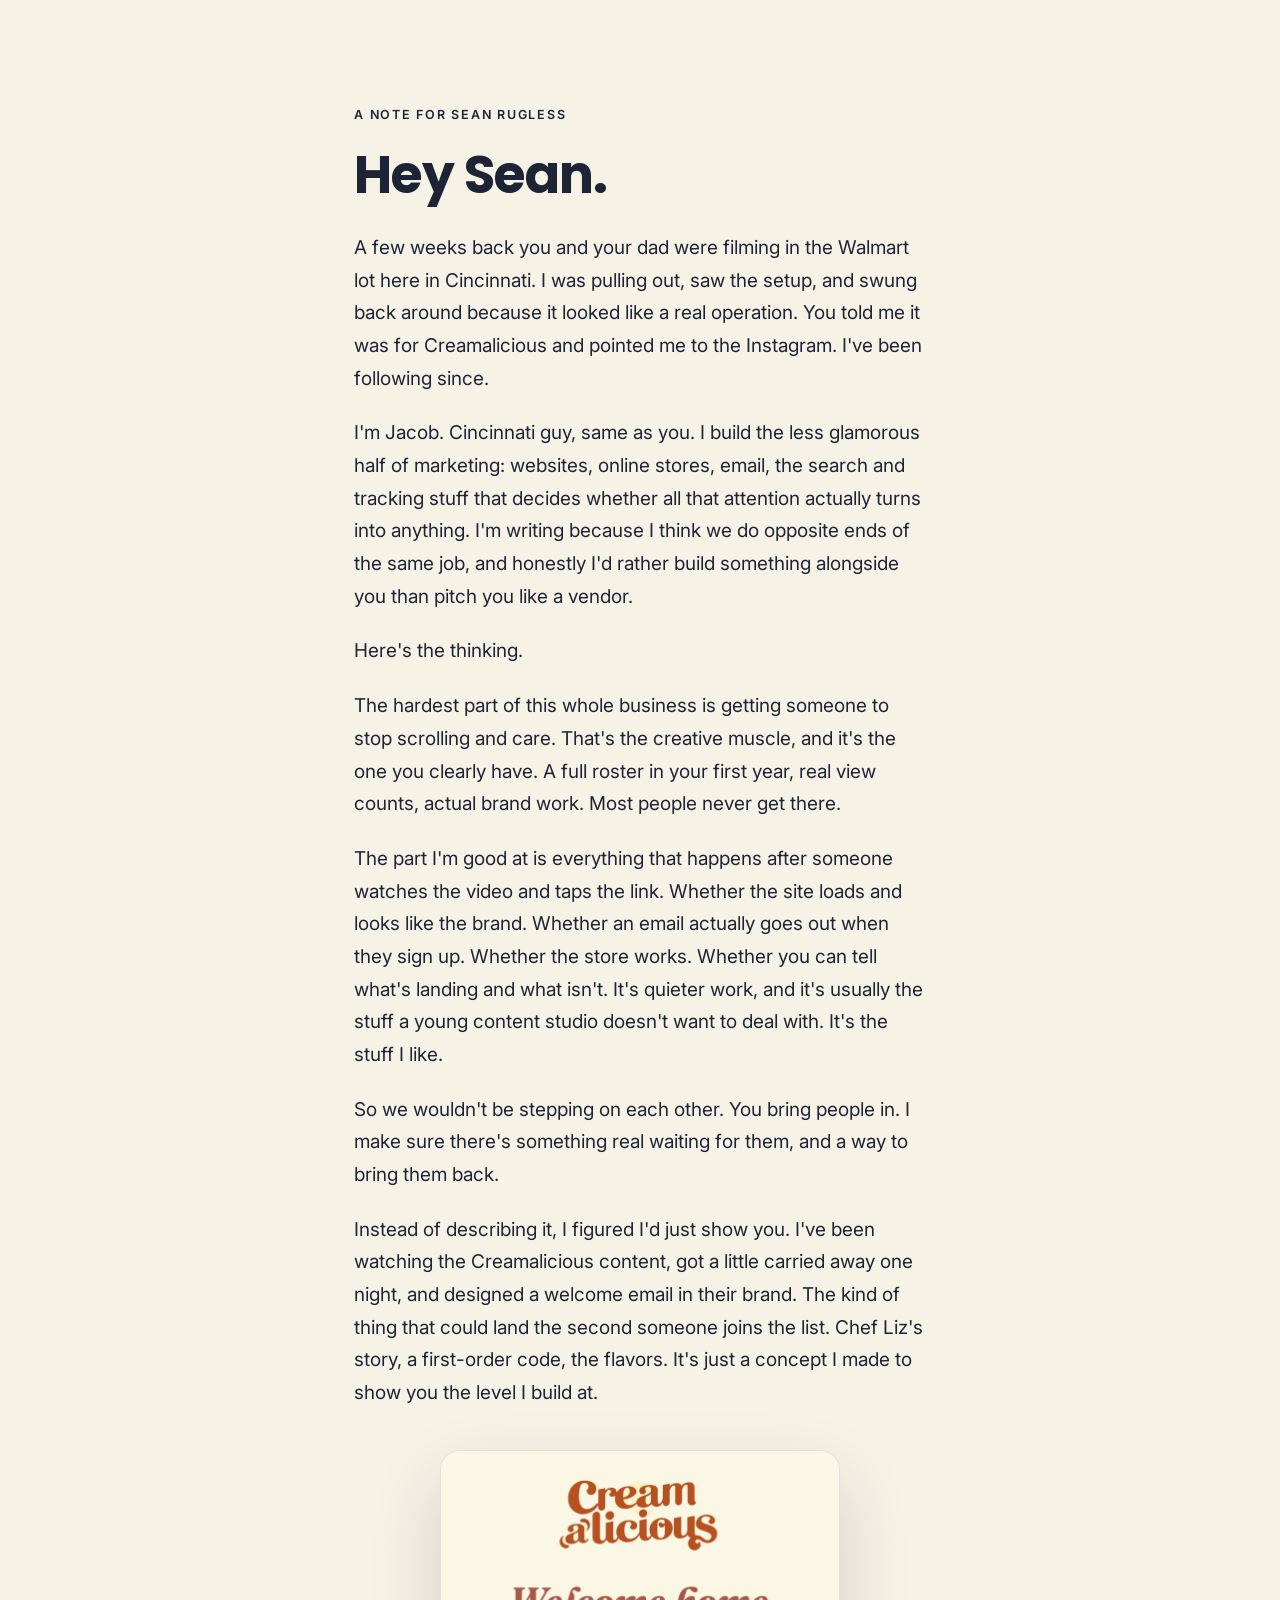
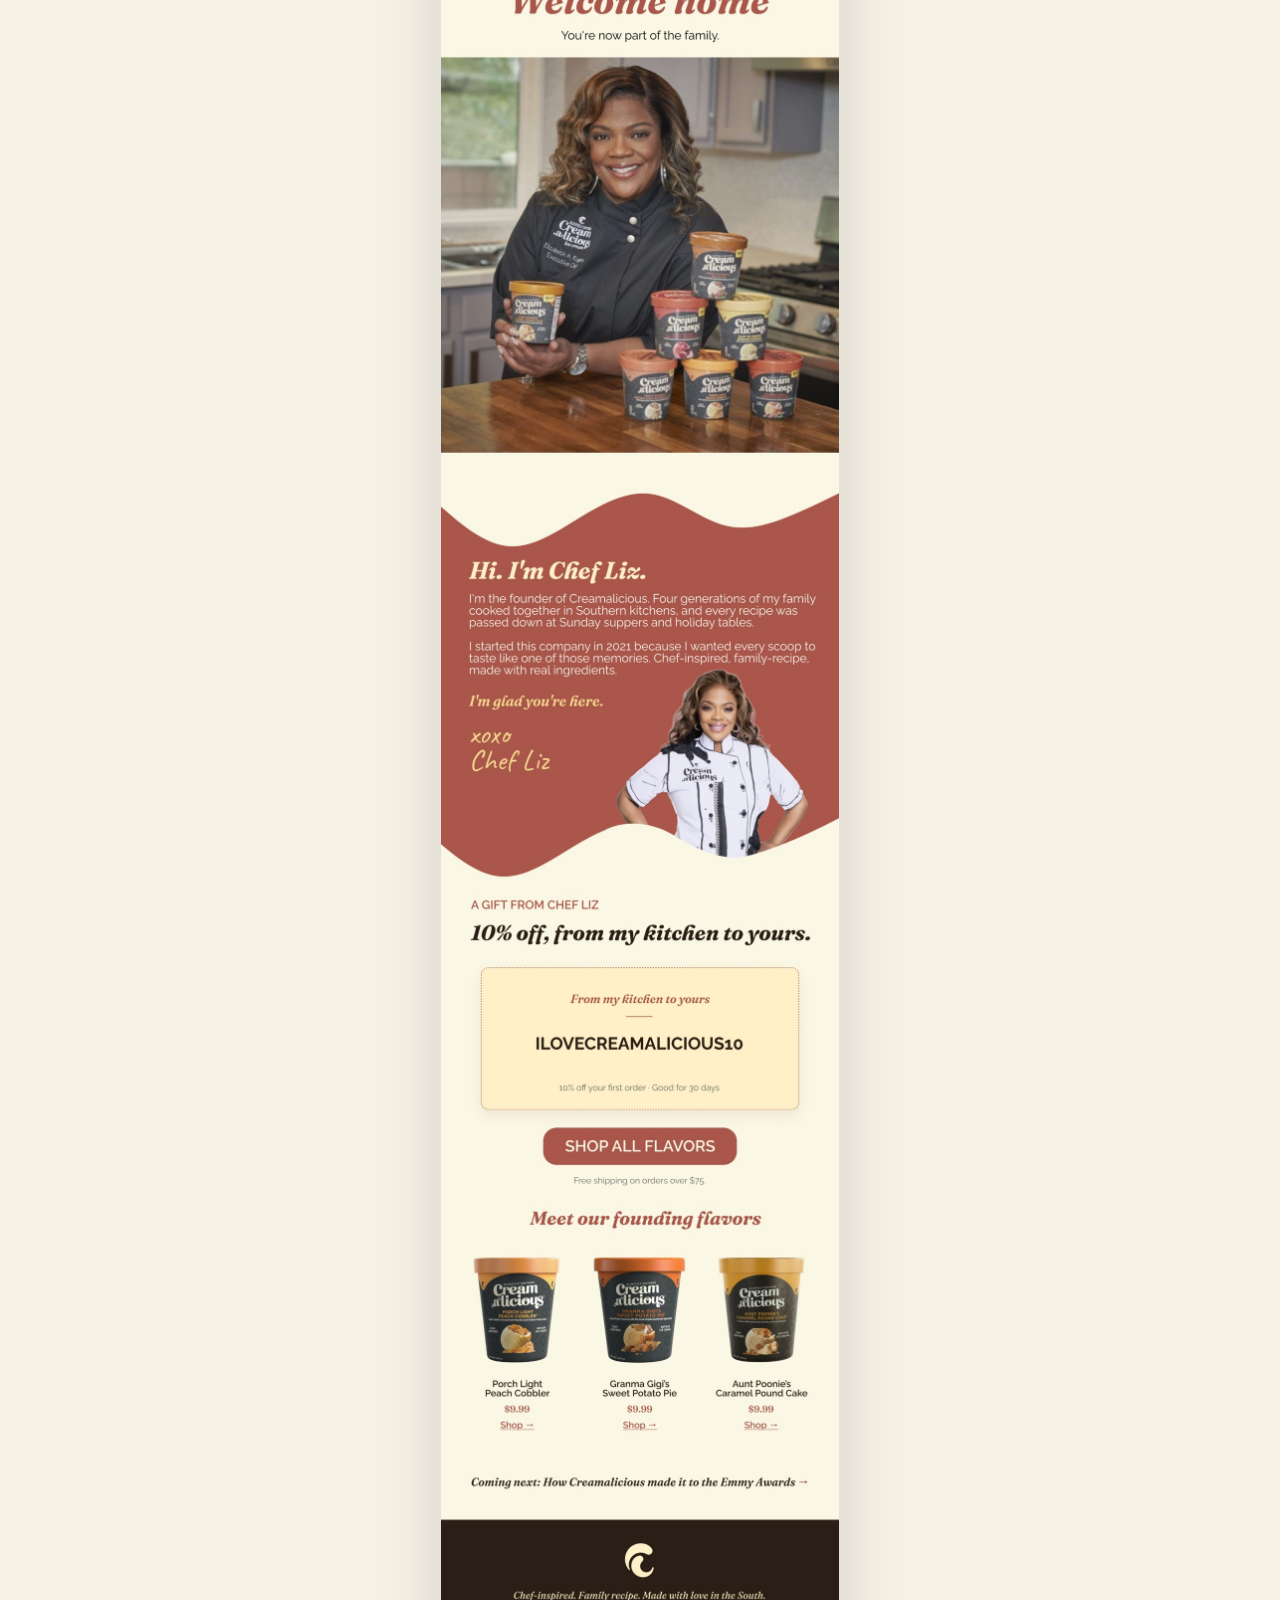
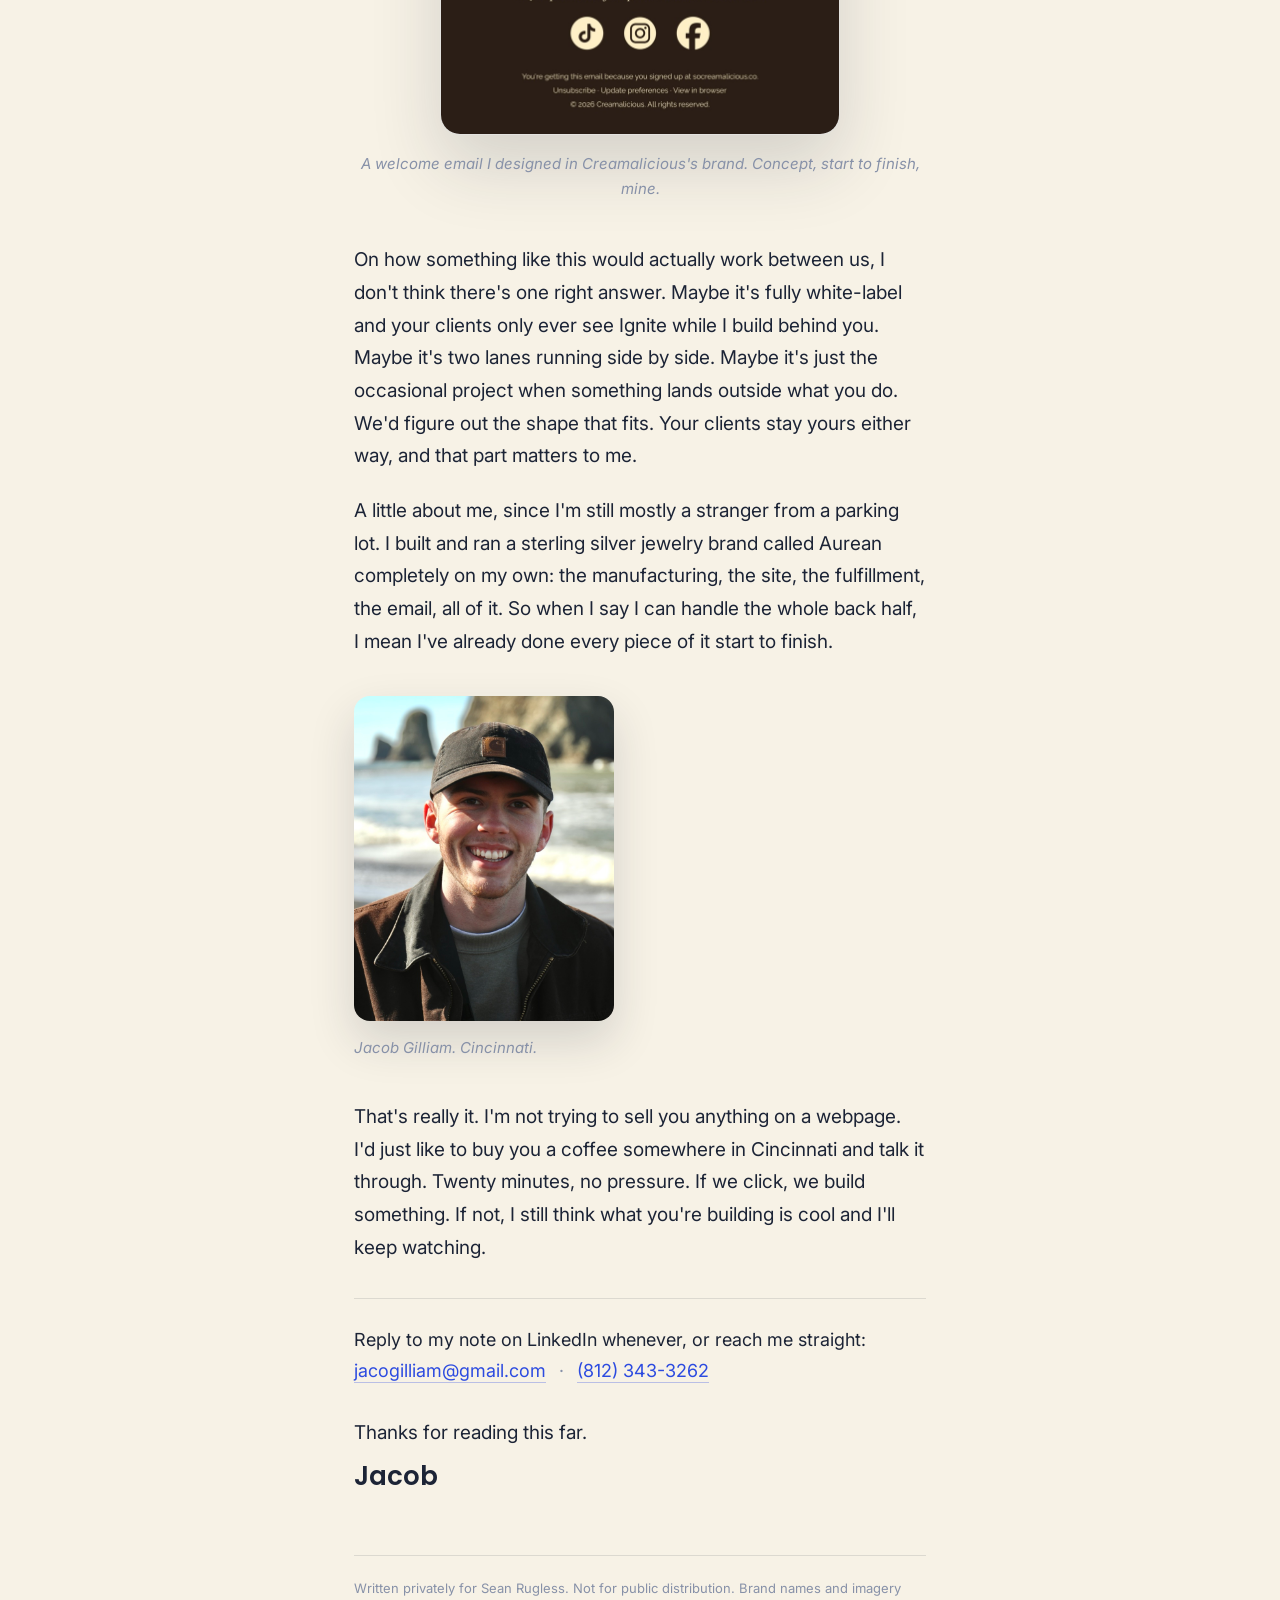
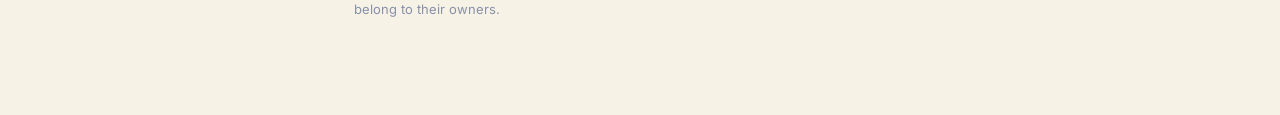
<file: index.html>
<!DOCTYPE html>
<html lang="en">
<head>
  <meta charset="UTF-8" />
  <meta name="viewport" content="width=device-width, initial-scale=1.0" />
  <meta name="robots" content="noindex, nofollow" />
  <title>A note for Sean</title>
  <meta property="og:type" content="website" />
  <meta property="og:url" content="https://jacogilliam-ai.github.io/ignite-read/" />
  <meta property="og:title" content="A note from Jacob" />
  <meta property="og:description" content="Cincinnati to Cincinnati." />
  <meta property="og:image" content="https://jacogilliam-ai.github.io/ignite-read/images/og-card.jpg" />
  <meta name="twitter:card" content="summary_large_image" />
  <meta name="twitter:title" content="A note from Jacob" />
  <meta name="twitter:description" content="Cincinnati to Cincinnati." />
  <meta name="twitter:image" content="https://jacogilliam-ai.github.io/ignite-read/images/og-card.jpg" />
  <link rel="preconnect" href="https://fonts.googleapis.com" />
  <link rel="preconnect" href="https://fonts.gstatic.com" crossorigin />
  <link href="https://fonts.googleapis.com/css2?family=Poppins:wght@500;600;700&family=Inter:ital,wght@0,400;0,500;0,600;1,400&display=swap" rel="stylesheet" />
  <link rel="stylesheet" href="styles.css?v=4" />
</head>
<body>

  <main class="letter">

    <p class="eyebrow">A note for Sean Rugless</p>

    <h1 class="hi">Hey Sean.</h1>

    <p>A few weeks back you and your dad were filming in the Walmart lot here in Cincinnati. I was pulling out, saw the setup, and swung back around because it looked like a real operation. You told me it was for Creamalicious and pointed me to the Instagram. I've been following since.</p>

    <p>I'm Jacob. Cincinnati guy, same as you. I build the less glamorous half of marketing: websites, online stores, email, the search and tracking stuff that decides whether all that attention actually turns into anything. I'm writing because I think we do opposite ends of the same job, and honestly I'd rather build something alongside you than pitch you like a vendor.</p>

    <p>Here's the thinking.</p>

    <p>The hardest part of this whole business is getting someone to stop scrolling and care. That's the creative muscle, and it's the one you clearly have. A full roster in your first year, real view counts, actual brand work. Most people never get there.</p>

    <p>The part I'm good at is everything that happens after someone watches the video and taps the link. Whether the site loads and looks like the brand. Whether an email actually goes out when they sign up. Whether the store works. Whether you can tell what's landing and what isn't. It's quieter work, and it's usually the stuff a young content studio doesn't want to deal with. It's the stuff I like.</p>

    <p>So we wouldn't be stepping on each other. You bring people in. I make sure there's something real waiting for them, and a way to bring them back.</p>

    <p>Instead of describing it, I figured I'd just show you. I've been watching the Creamalicious content, got a little carried away one night, and designed a welcome email in their brand. The kind of thing that could land the second someone joins the list. Chef Liz's story, a first-order code, the flavors. It's just a concept I made to show you the level I build at.</p>

    <figure class="proof">
      <div class="proof-frame">
        <img src="images/creamalicious-email.jpg?v=4" alt="A welcome email Jacob designed in Creamalicious's brand" loading="lazy" onerror="this.closest('figure').style.display='none'" />
      </div>
      <figcaption>A welcome email I designed in Creamalicious's brand. Concept, start to finish, mine.</figcaption>
    </figure>

    <p>On how something like this would actually work between us, I don't think there's one right answer. Maybe it's fully white-label and your clients only ever see Ignite while I build behind you. Maybe it's two lanes running side by side. Maybe it's just the occasional project when something lands outside what you do. We'd figure out the shape that fits. Your clients stay yours either way, and that part matters to me.</p>

    <p>A little about me, since I'm still mostly a stranger from a parking lot. I built and ran a sterling silver jewelry brand called Aurean completely on my own: the manufacturing, the site, the fulfillment, the email, all of it. So when I say I can handle the whole back half, I mean I've already done every piece of it start to finish.</p>

    <figure class="me">
      <img src="images/jacob.jpg?v=4" alt="Jacob Gilliam" loading="lazy" onerror="this.closest('figure').style.display='none'" />
      <figcaption>Jacob Gilliam. Cincinnati.</figcaption>
    </figure>

    <p>That's really it. I'm not trying to sell you anything on a webpage. I'd just like to buy you a coffee somewhere in Cincinnati and talk it through. Twenty minutes, no pressure. If we click, we build something. If not, I still think what you're building is cool and I'll keep watching.</p>

    <p class="reach">Reply to my note on LinkedIn whenever, or reach me straight:<br />
      <a href="mailto:jacogilliam@gmail.com?subject=Coffee%3F">jacogilliam@gmail.com</a>
      <span class="dot">·</span>
      <a href="tel:+18123433262">(812) 343-3262</a>
    </p>

    <p class="sign">Thanks for reading this far.<br /><span class="sign-name">Jacob</span></p>

    <footer class="foot">
      <p>Written privately for Sean Rugless. Not for public distribution. Brand names and imagery belong to their owners.</p>
    </footer>

  </main>

</body>
</html>
</file>
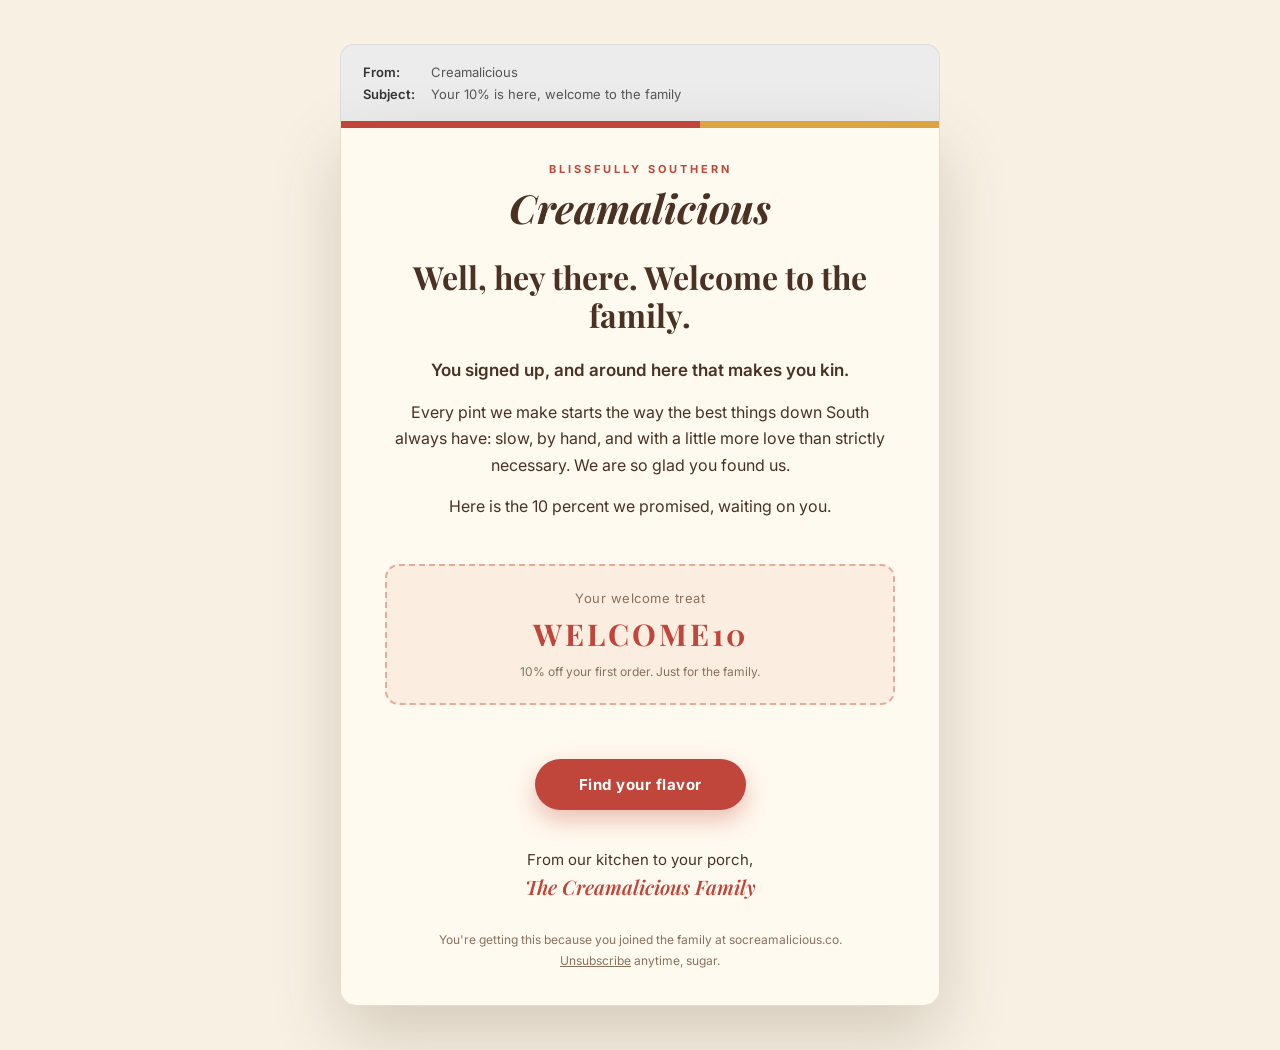
<file: email-cream-mockup.html>
<!DOCTYPE html>
<html lang="en">
<head>
<meta charset="UTF-8">
<meta name="viewport" content="width=device-width, initial-scale=1.0">
<title>Creamalicious welcome email mockup</title>
<link rel="preconnect" href="https://fonts.googleapis.com">
<link rel="preconnect" href="https://fonts.gstatic.com" crossorigin>
<link href="https://fonts.googleapis.com/css2?family=Playfair+Display:ital,wght@0,600;0,700;1,500;1,600&family=Inter:wght@400;500;600;700&display=swap" rel="stylesheet">
<style>
  :root{
    --cream:#f8f1e3; --card:#fffaf0; --red:#c0453a; --red-deep:#9f342b;
    --brown:#4a3123; --brown-muted:#8a6f5c; --gold:#d9a441;
  }
  *{margin:0;padding:0;box-sizing:border-box;}
  body{
    background:var(--cream);
    font-family:'Inter',-apple-system,sans-serif;
    padding:44px 20px;
    display:flex;justify-content:center;
  }
  .wrap{width:600px;max-width:100%;}
  .chrome{
    background:#ececec;border:1px solid #dcdcdc;border-bottom:none;
    border-radius:14px 14px 0 0;padding:16px 22px;
    font-size:13px;line-height:1.7;color:#555;
  }
  .chrome p{margin:0;}
  .chrome strong{color:#333;display:inline-block;min-width:64px;font-weight:600;}
  .email{
    background:var(--card);
    border:1px solid #e7dcc7;border-top:none;
    border-radius:0 0 16px 16px;overflow:hidden;
    box-shadow:0 30px 70px rgba(74,49,35,.20);
  }
  .topbar{height:7px;background:linear-gradient(90deg,var(--red) 0 60%,var(--gold) 60% 100%);}
  .head{text-align:center;padding:34px 40px 4px;}
  .eyebrow{
    font-size:11px;font-weight:700;letter-spacing:3px;
    text-transform:uppercase;color:var(--red);margin:0 0 12px;
  }
  .brand{
    font-family:'Playfair Display',Georgia,serif;font-style:italic;font-weight:700;
    font-size:40px;line-height:1;color:var(--brown);
  }
  .hero{
    margin:26px 0 0;padding:0 40px;text-align:center;
  }
  .hero h1{
    font-family:'Playfair Display',Georgia,serif;font-weight:700;
    font-size:32px;line-height:1.18;color:var(--brown);margin:0;
  }
  .body{padding:22px 44px 6px;text-align:center;}
  .body p{font-size:16px;line-height:1.65;color:var(--brown);margin:0 0 15px;}
  .body .lede{font-weight:600;font-size:17px;}
  .code-card{
    margin:24px 44px 6px;padding:24px 20px;
    background:#fbeee0;border:2px dashed rgba(192,69,58,.4);
    border-radius:14px;text-align:center;
  }
  .code-card .label{font-size:13px;color:var(--brown-muted);margin:0 0 8px;letter-spacing:.5px;}
  .code-card .code{
    font-family:'Playfair Display',serif;font-weight:700;
    font-size:30px;letter-spacing:3px;color:var(--red);margin:0;
  }
  .code-card .fine{font-size:12px;color:var(--brown-muted);margin:10px 0 0;}
  .cta{
    display:block;width:fit-content;margin:26px auto 6px;
    padding:16px 44px;background:var(--red);color:#fff;
    font-size:15px;font-weight:700;letter-spacing:.5px;
    text-decoration:none;border-radius:99px;
    box-shadow:0 10px 24px rgba(192,69,58,.34);
  }
  .sign{text-align:center;padding:28px 44px 4px;}
  .sign p{font-size:15px;color:var(--brown);margin:0;}
  .sign .names{
    font-family:'Playfair Display',serif;font-style:italic;font-weight:600;
    font-size:20px;color:var(--red);margin-top:4px;
  }
  .footer{text-align:center;padding:26px 40px 34px;}
  .footer p{font-size:12px;color:var(--brown-muted);line-height:1.7;margin:0;}
  .footer a{color:var(--brown-muted);}
</style>
</head>
<body>
  <div class="wrap">
    <div class="chrome">
      <p><strong>From:</strong> Creamalicious</p>
      <p><strong>Subject:</strong> Your 10% is here, welcome to the family</p>
    </div>
    <div class="email">
      <div class="topbar"></div>
      <div class="head">
        <p class="eyebrow">Blissfully Southern</p>
        <p class="brand">Creamalicious</p>
      </div>

      <div class="hero">
        <h1>Well, hey there. Welcome to the family.</h1>
      </div>

      <div class="body">
        <p class="lede">You signed up, and around here that makes you kin.</p>
        <p>Every pint we make starts the way the best things down South always have: slow, by hand, and with a little more love than strictly necessary. We are so glad you found us.</p>
        <p>Here is the 10 percent we promised, waiting on you.</p>
      </div>

      <div class="code-card">
        <p class="label">Your welcome treat</p>
        <p class="code">WELCOME10</p>
        <p class="fine">10% off your first order. Just for the family.</p>
      </div>

      <div class="body">
        <a class="cta" href="#">Find your flavor</a>
      </div>

      <div class="sign">
        <p>From our kitchen to your porch,</p>
        <p class="names">The Creamalicious Family</p>
      </div>

      <div class="footer">
        <p>You're getting this because you joined the family at socreamalicious.co.<br><a href="#">Unsubscribe</a> anytime, sugar.</p>
      </div>
    </div>
  </div>
</body>
</html>
</file>
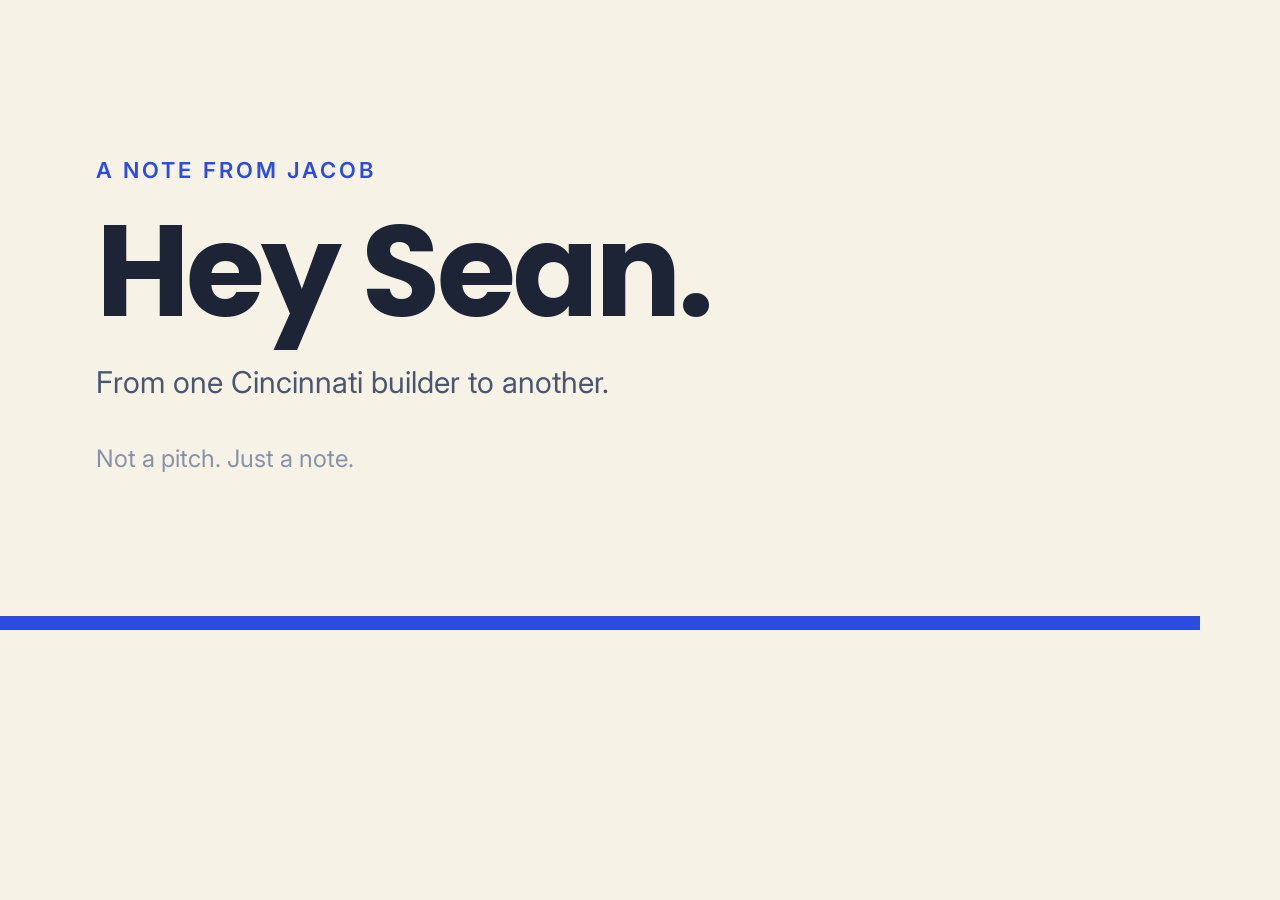
<file: og-card.html>
<!DOCTYPE html>
<html>
<head>
<meta charset="UTF-8">
<link rel="preconnect" href="https://fonts.googleapis.com">
<link href="https://fonts.googleapis.com/css2?family=Poppins:wght@500;600;700&family=Inter:wght@400;500&display=swap" rel="stylesheet">
<style>
  *{margin:0;padding:0;box-sizing:border-box;}
  body{width:1200px;height:630px;background:#f7f2e6;font-family:'Inter',sans-serif;
       display:flex;flex-direction:column;justify-content:center;padding:0 96px;position:relative;overflow:hidden;}
  .eyebrow{font-size:22px;font-weight:600;letter-spacing:.14em;text-transform:uppercase;color:#2c4be0;margin-bottom:26px;}
  h1{font-family:'Poppins',sans-serif;font-weight:700;font-size:128px;line-height:.98;letter-spacing:-.03em;color:#1c2436;}
  .sub{margin-top:30px;font-size:30px;color:#4a5570;font-weight:400;}
  .sig{margin-top:44px;font-size:24px;color:#8791a8;}
  .band{position:absolute;left:0;bottom:0;width:100%;height:14px;background:#2c4be0;}
</style>
</head>
<body>
  <p class="eyebrow">A note from Jacob</p>
  <h1>Hey Sean.</h1>
  <p class="sub">From one Cincinnati builder to another.</p>
  <p class="sig">Not a pitch. Just a note.</p>
  <div class="band"></div>
</body>
</html>
</file>
<file: styles.css>
/* A note for Sean. A letter, not a landing page. */

:root {
  --cream: #f7f2e6;
  --paper: #fffdf7;
  --ink: #1c2436;
  --ink-soft: #4a5570;
  --ink-faint: #8791a8;
  --blue: #2c4be0;
  --rule: rgba(28, 36, 54, 0.12);
}

* { margin: 0; padding: 0; box-sizing: border-box; }

html { -webkit-text-size-adjust: 100%; scroll-behavior: smooth; }

body {
  background: var(--cream);
  color: var(--ink);
  font-family: 'Inter', -apple-system, BlinkMacSystemFont, sans-serif;
  font-size: 19px;
  line-height: 1.72;
  -webkit-font-smoothing: antialiased;
  text-rendering: optimizeLegibility;
}

.letter {
  max-width: 620px;
  margin: 0 auto;
  padding: clamp(56px, 10vw, 104px) 24px clamp(64px, 9vw, 96px);
}

.eyebrow {
  font-size: 12.5px;
  font-weight: 600;
  letter-spacing: 0.14em;
  text-transform: uppercase;
  color: var(--blue);
  margin-bottom: 22px;
}

.hi {
  font-family: 'Poppins', sans-serif;
  font-weight: 700;
  font-size: clamp(38px, 6.5vw, 52px);
  line-height: 1.05;
  letter-spacing: -0.02em;
  color: var(--ink);
  margin-bottom: 30px;
}

.letter p {
  margin-bottom: 22px;
  color: var(--ink);
}

.letter p strong { font-weight: 600; }

/* Proof: the Creamalicious email, shown like a phone-height email */
.proof {
  margin: 40px 0 42px;
  text-align: center;
}
.proof-frame {
  max-width: 400px;
  margin: 0 auto;
  border-radius: 20px;
  overflow: hidden;
  border: 1px solid var(--rule);
  box-shadow: 0 30px 70px rgba(28, 36, 54, 0.16);
  background: var(--paper);
}
.proof-frame img {
  display: block;
  width: 100%;
  height: auto;
}
.proof figcaption {
  margin-top: 16px;
  font-size: 15px;
  font-style: italic;
  color: var(--ink-faint);
}

/* Me */
.me {
  margin: 38px 0 40px;
}
.me img {
  display: block;
  width: 260px;
  max-width: 70%;
  height: auto;
  border-radius: 16px;
  box-shadow: 0 20px 46px rgba(28, 36, 54, 0.16);
}
.me figcaption {
  margin-top: 14px;
  font-size: 15px;
  font-style: italic;
  color: var(--ink-faint);
}

/* Contact + signature */
.reach {
  margin-top: 34px;
  padding-top: 26px;
  border-top: 1px solid var(--rule);
  font-size: 18px;
}
.reach a {
  color: var(--blue);
  text-decoration: none;
  border-bottom: 1px solid rgba(44, 75, 224, 0.3);
  padding-bottom: 1px;
}
.reach a:hover { border-bottom-color: var(--blue); }
.reach .dot { color: var(--ink-faint); margin: 0 8px; }

.sign {
  margin-top: 30px;
  color: var(--ink-soft);
}
.sign-name {
  font-family: 'Poppins', sans-serif;
  font-weight: 600;
  font-size: 26px;
  color: var(--ink);
  display: inline-block;
  margin-top: 4px;
}

.foot {
  margin-top: 56px;
  padding-top: 22px;
  border-top: 1px solid var(--rule);
}
.foot p {
  font-size: 13px;
  line-height: 1.6;
  color: var(--ink-faint);
  margin: 0;
}

@media (max-width: 480px) {
  body { font-size: 18px; }
  .me img { max-width: 78%; }
}
</file>
